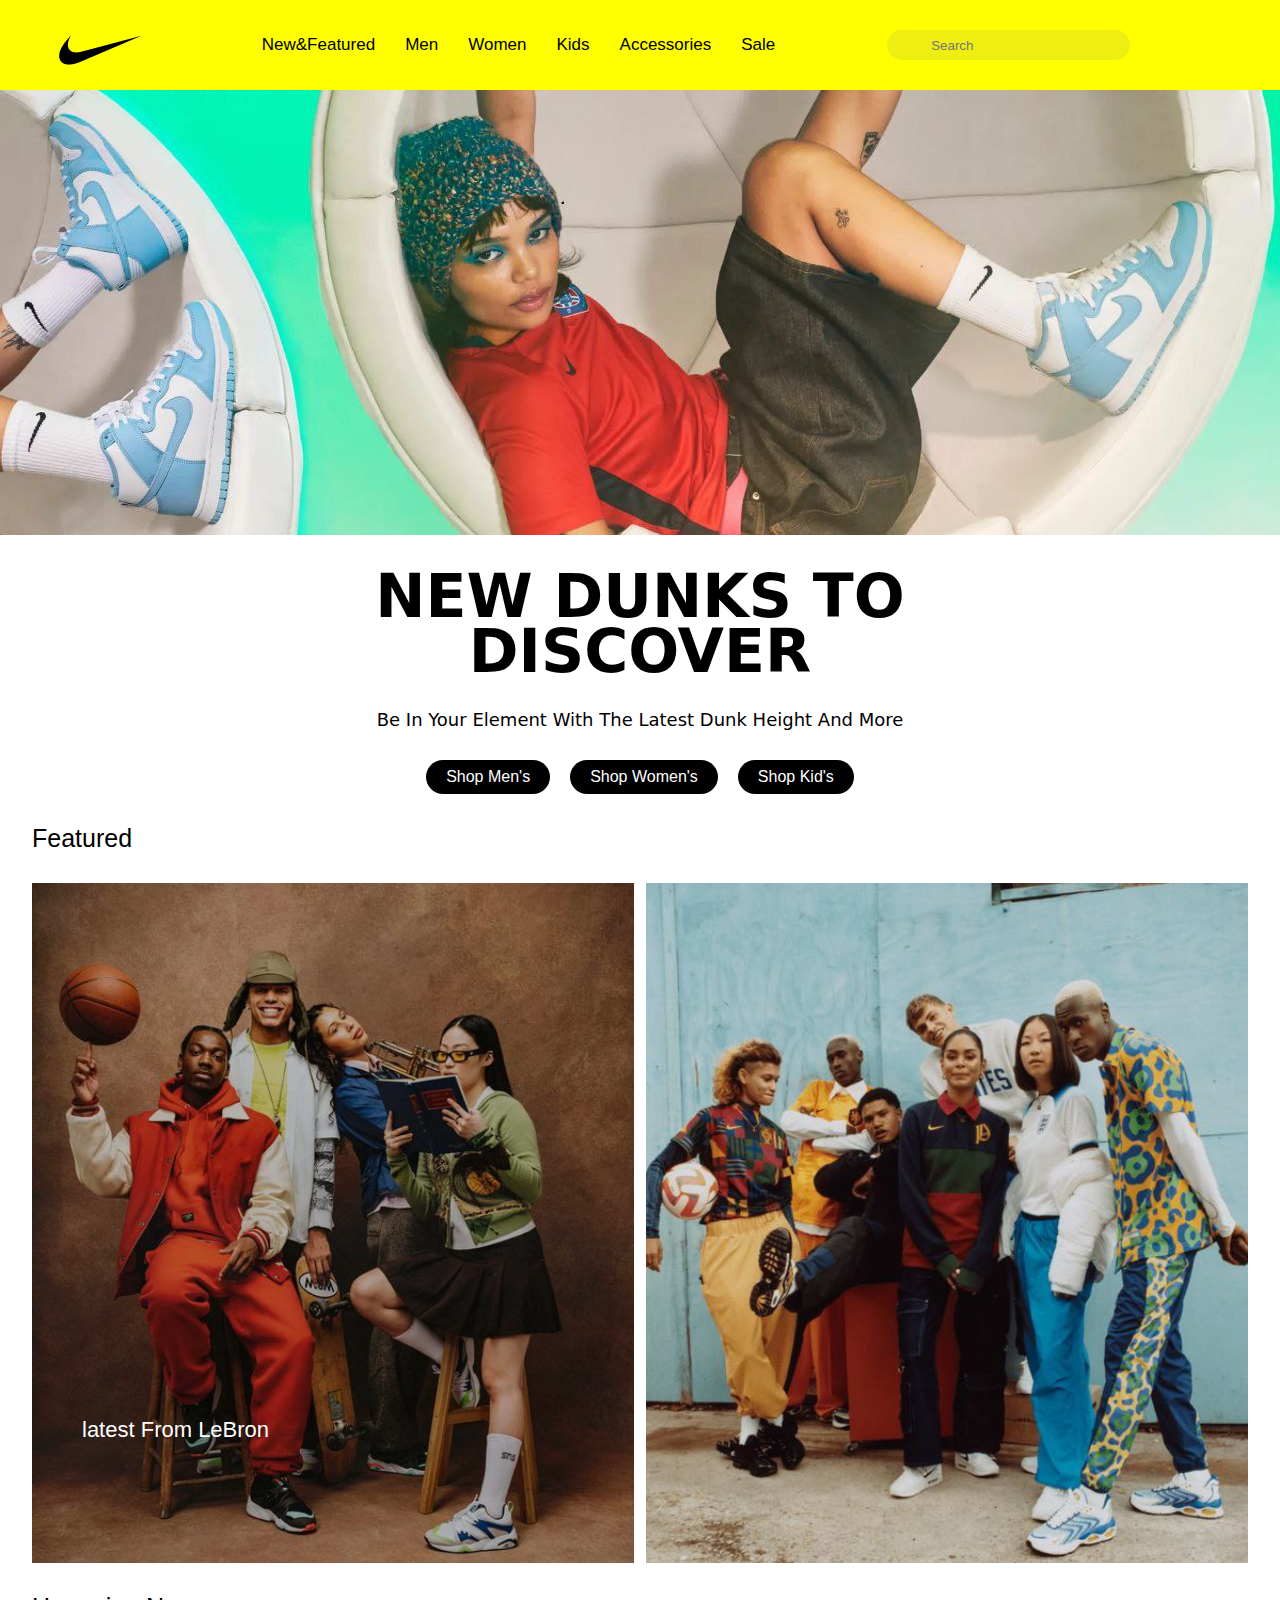
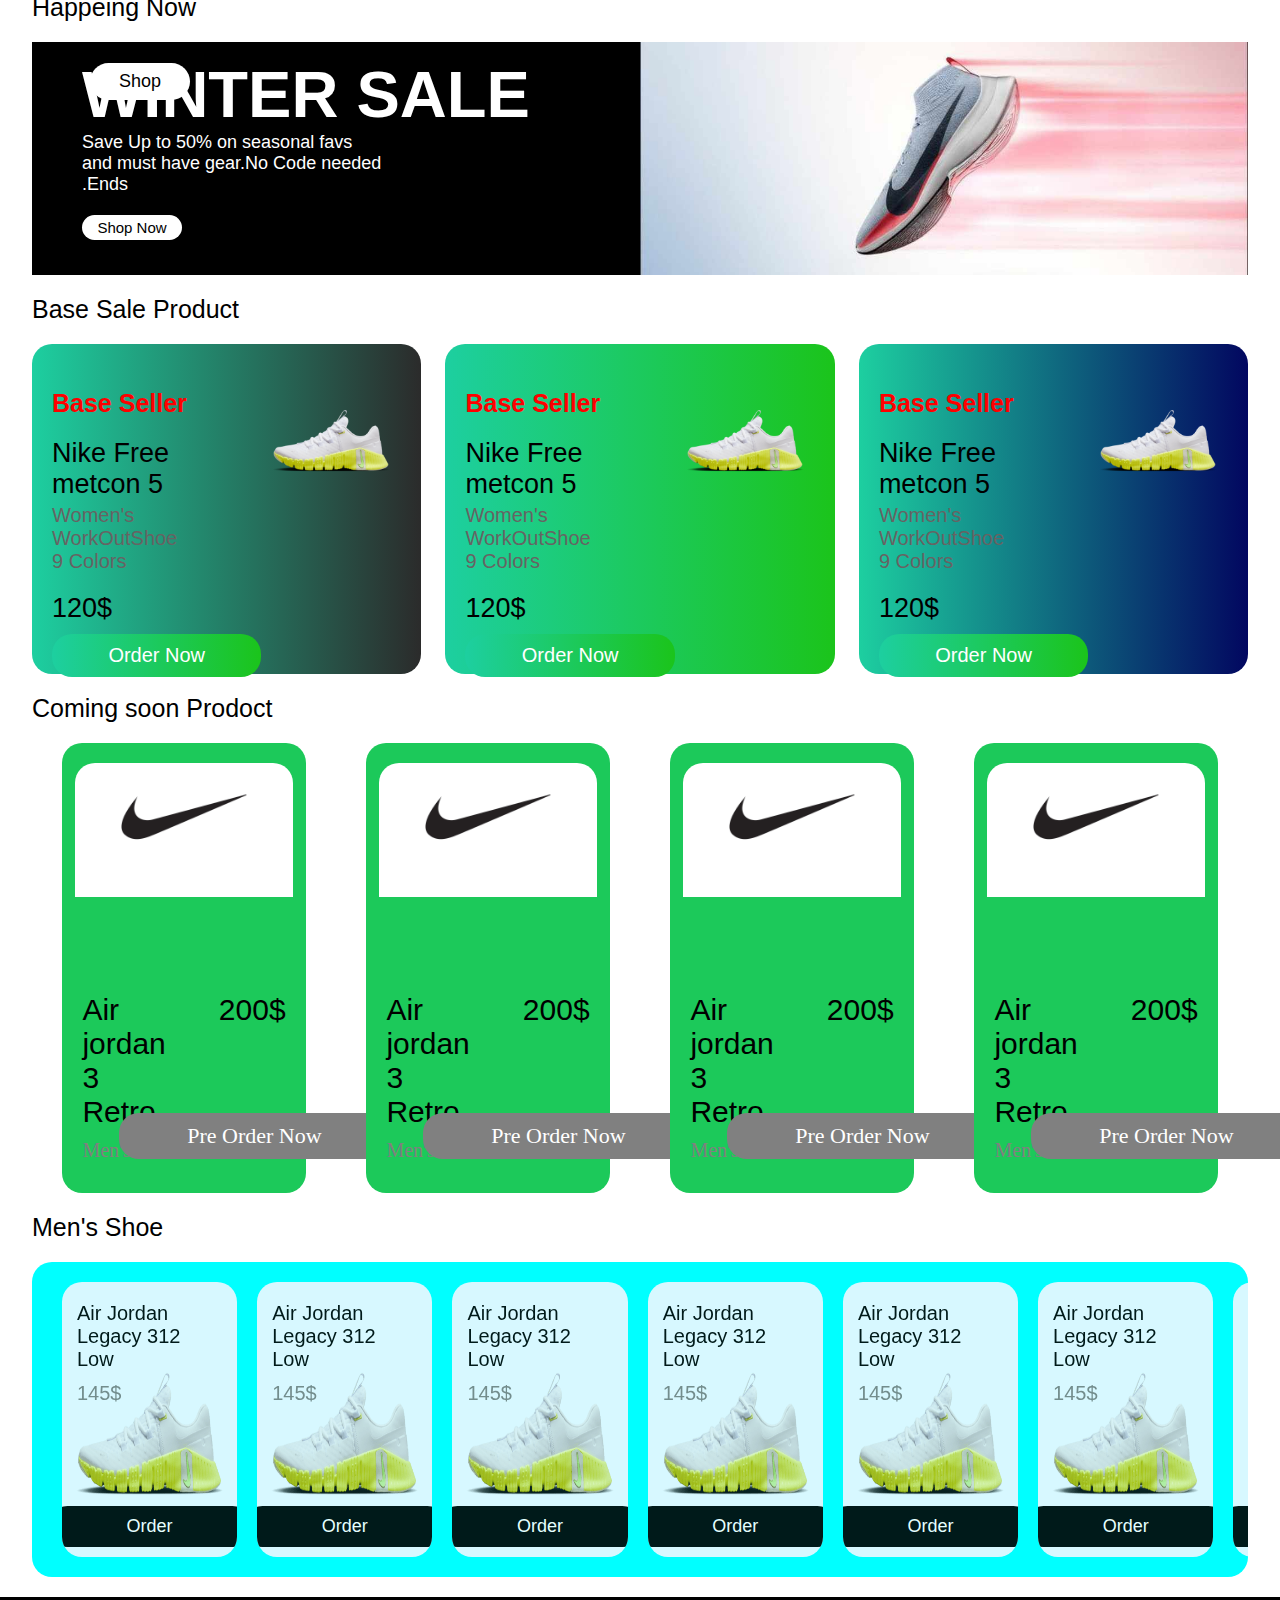
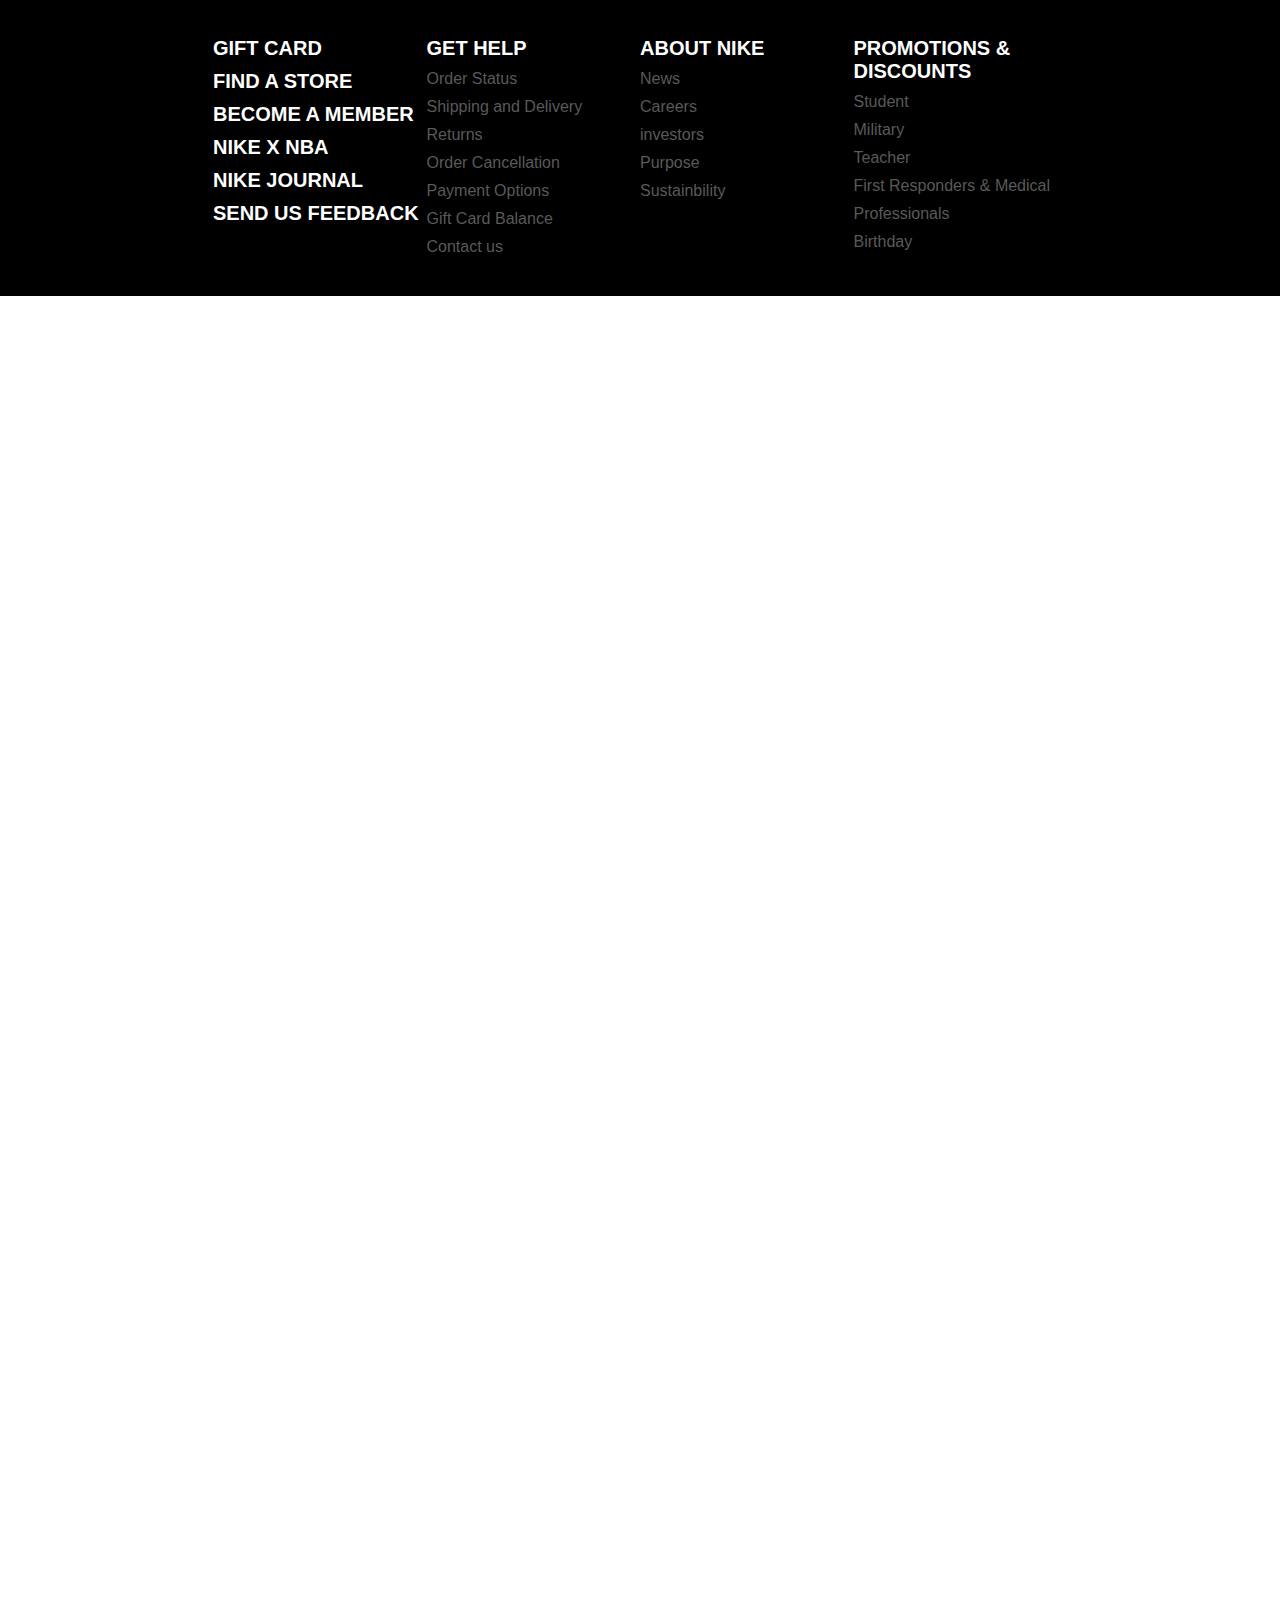
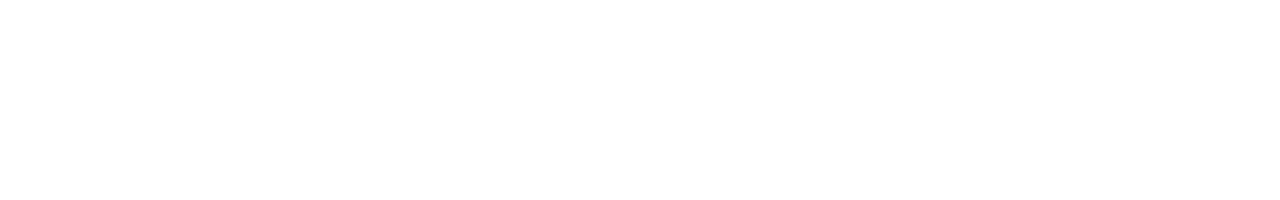
<file: index.html>
<!DOCTYPE html>
<html lang="en">
  <head>
    <meta charset="UTF-8" />
    <meta name="viewport" content="width=device-width, initial-scale=1.0" />
    <title>Nike Copy</title>
    <link rel="icon" href="img/1806029.png">
    <link rel="stylesheet" href="nike.css" />
    <link
      rel="stylesheet"
      href="https://cdnjs.cloudflare.com/ajax/libs/font-awesome/6.5.1/css/all.min.css"
      integrity="sha512-DTOQO9RWCH3ppGqcWaEA1BIZOC6xxalwEsw9c2QQeAIftl+Vegovlnee1c9QX4TctnWMn13TZye+giMm8e2LwA=="
      crossorigin="anonymous"
      referrerpolicy="no-referrer"
    />
  </head>
  <body>
    <div class="box_menu">
      <div class="logo">
        <a href="">
          <img src="img/1806029.png" alt="" />
        </a>
      </div>
      <div class="menu">
        <ul>
          <li><a href="">New&Featured</a></li>
          <li><a href="">Men</a></li>
          <li><a href="">Women</a></li>
          <li><a href="">Kids</a></li>
          <li><a href="">Accessories</a></li>
          <li><a href="">Sale</a></li>
        </ul>
      </div>
      <div class="search">
        <div class="box_search">
          <i class="fa-solid fa-magifying-glass"></i>
          <input type="text" placeholder="Search" />
        </div>
        <i class="fa-regular fa-heart"></i>
        <i class="fa-solid fa-bag-shopping"></i>
      </div>
    </div>
    <img src="img/nikeco.jpg" alt="" width="100%" />
    <a href="" class="for_sw">
      <div class="some_word">
        <h1>NEW DUNKS TO DISCOVER</h1>
        <p>Be In Your Element With The Latest Dunk Height And More</p>
      </div>
    </a>
    <div class="option">
      <div class="op">Shop Men's</div>
      <div class="op">Shop Women's</div>
      <div class="op">Shop Kid's</div>
    </div>
    <p class="title">Featured</p>
    <div class="box_featured">
      <div class="featured_1">
        <img src="img/f1.jpg" alt="" />
        <div class="cover"></div>
        <p>latest From LeBron</p>
      </div>
      <div class="shop">
        <nav>Shop</nav>
      </div>
      <div class="featured_2">
        <img src="img/f2.jpg" alt="" />
      </div>
    </div>
    <p class="title">Happeing Now</p>
    <a href="" class="for_bh">
      <div class="box_hp">
        <div class="box_info">
          <h1>WINTER SALE</h1>
          <p>
            Save Up to 50% on seasonal favs and must have gear.No Code needed
            .Ends
          </p>
          <div class="shop_now">Shop Now</div>
        </div>
        <img src="img/photo_2023-12-21_18-27-08.jpg" alt="" />
      </div>
    </a>
    <p class="title">Base Sale Product</p>
    <div class="box_basesale">
      <div class="base_sale">
        <div class="box_saleinfo">
          <p>Base Seller</p>
          <p>Nike Free metcon 5</p>
          <p>Women's WorkOutShoe</p>
          <p>9 Colors</p>
          <p>120$</p>
          <div class="order">
            <a href="">Order Now</a>
          </div>
        </div>
        <div class="box_saleimg">
          <img src="img/nikefree.png" alt="" />
        </div>
      </div>
      <div class="base_sale b_color_r">
        <div class="box_saleinfo">
          <p>Base Seller</p>
          <p>Nike Free metcon 5</p>
          <p>Women's WorkOutShoe</p>
          <p>9 Colors</p>
          <p>120$</p>
          <div class="order">
            <a href="">Order Now</a>
          </div>
        </div>
        <div class="box_saleimg">
          <img src="img/nikefree.png" alt="" />
        </div>
      </div>
      <div class="base_sale b_color_g">
        <div class="box_saleinfo">
          <p>Base Seller</p>
          <p>Nike Free metcon 5</p>
          <p>Women's WorkOutShoe</p>
          <p>9 Colors</p>
          <p>120$</p>
          <div class="order">
            <a href="">Order Now</a>
          </div>
        </div>
        <div class="box_saleimg">
          <img src="img/nikefree.png" alt="" />
        </div>
      </div>
    </div>
    <p class="title">Coming soon Prodoct</p>
    <div class="coming_soon">
      <div class="box_cs">
        <div class="cs_img">
          <img src="img/nike.jpg" alt="" />
        </div>
        <div class="title_price">
          <p>Air jordan 3 Retro</p>
          <p>200$</p>
        </div>
        <p class="tp_men">Men's Shoes</p>
        <a href=""> Pre Order Now </a>
      </div>
      <div class="box_cs">
        <div class="cs_img">
          <img src="img/nike.jpg" alt="" />
        </div>
        <div class="title_price">
          <p>Air jordan 3 Retro</p>
          <p>200$</p>
        </div>
        <p class="tp_men">Men's Shoes</p>
        <a href=""> Pre Order Now </a>
      </div>
      <div class="box_cs">
        <div class="cs_img">
          <img src="img/nike.jpg" alt="" />
        </div>
        <div class="title_price">
          <p>Air jordan 3 Retro</p>
          <p>200$</p>
        </div>
        <p class="tp_men">Men's Shoes</p>
        <a href=""> Pre Order Now </a>
      </div>
      <div class="box_cs">
        <div class="cs_img">
          <img src="img/nike.jpg" alt="" />
        </div>
        <div class="title_price">
          <p>Air jordan 3 Retro</p>
          <p>200$</p>
        </div>
        <p class="tp_men">Men's Shoes</p>
        <a href=""> Pre Order Now </a>
      </div>
    </div>
    <p class="title">Men's Shoe</p>
    <div class="box_shoe">
      <div class="shoe">
        <img src="img/nikefree.png" alt="" />
        <p>Air Jordan Legacy 312 Low</p>
        <p>145$</p>
        <a href="">Order</a>
      </div>
      <div class="shoe">
        <img src="img/nikefree.png" alt="" />
        <p>Air Jordan Legacy 312 Low</p>
        <p>145$</p>
        <a href="">Order</a>
      </div>
      <div class="shoe">
        <img src="img/nikefree.png" alt="" />
        <p>Air Jordan Legacy 312 Low</p>
        <p>145$</p>
        <a href="">Order</a>
      </div>
      <div class="shoe">
        <img src="img/nikefree.png" alt="" />
        <p>Air Jordan Legacy 312 Low</p>
        <p>145$</p>
        <a href="">Order</a>
      </div>
      <div class="shoe">
        <img src="img/nikefree.png" alt="" />
        <p>Air Jordan Legacy 312 Low</p>
        <p>145$</p>
        <a href="">Order</a>
      </div>
      <div class="shoe">
        <img src="img/nikefree.png" alt="" />
        <p>Air Jordan Legacy 312 Low</p>
        <p>145$</p>
        <a href="">Order</a>
      </div>
      <div class="shoe">
        <img src="img/nikefree.png" alt="" />
        <p>Air Jordan Legacy 312 Low</p>
        <p>145$</p>
        <a href="">Order</a>
      </div>
    </div>
    <div class="footer">
      <div class="main_ft">
        <div class="col big_letter">
          <ul>
            <li><a href="">GIFT CARD</a></li>
            <li><a href="">FIND A STORE</a></li>
            <li><a href="">BECOME A MEMBER</a></li>
            <li><a href="">NIKE X NBA</a></li>
            <li><a href="">NIKE JOURNAL</a></li>
            <li><a href="">SEND US FEEDBACK</a></li>
          </ul>
        </div>
        <div class="col ">
          <ul>
            <li class="big_letter"><a href="">GET HELP</a></li>
            <li><a href="">Order Status</a></li>
            <li><a href="">Shipping and Delivery</a></li>
            <li><a href="">Returns</a></li>
            <li><a href="">Order Cancellation</a></li>
            <li><a href="">Payment Options</a></li>
            <li><a href="">Gift Card Balance</a></li>
            <li><a href="">Contact us</a></li>
          </ul>
        </div>
        <div class="col ">
          <ul>
            <li class="big_letter"><a href="">ABOUT NIKE</a></li>
            <li><a href="">News</a></li>
            <li><a href="">Careers</a></li>
            <li><a href="">investors</a></li>
            <li><a href="">Purpose</a></li>
            <li><a href="">Sustainbility</a></li>
          </ul>
        </div>
        <div class="col ">
          <ul>
            <li class="big_letter"><a href="">PROMOTIONS & DISCOUNTS</a></li>
            <li><a href="">Student</a></li>
            <li><a href="">Military</a></li>
            <li><a href="">Teacher</a></li>
            <li><a href="">First Responders & Medical</a></li>
            <li><a href="">Professionals</a></li>
            <li><a href="">Birthday</a></li>
          </ul>
        </div>
      </div>
      <div class="main_logo"></div>
    </div>
  </body>
</html>
</file>
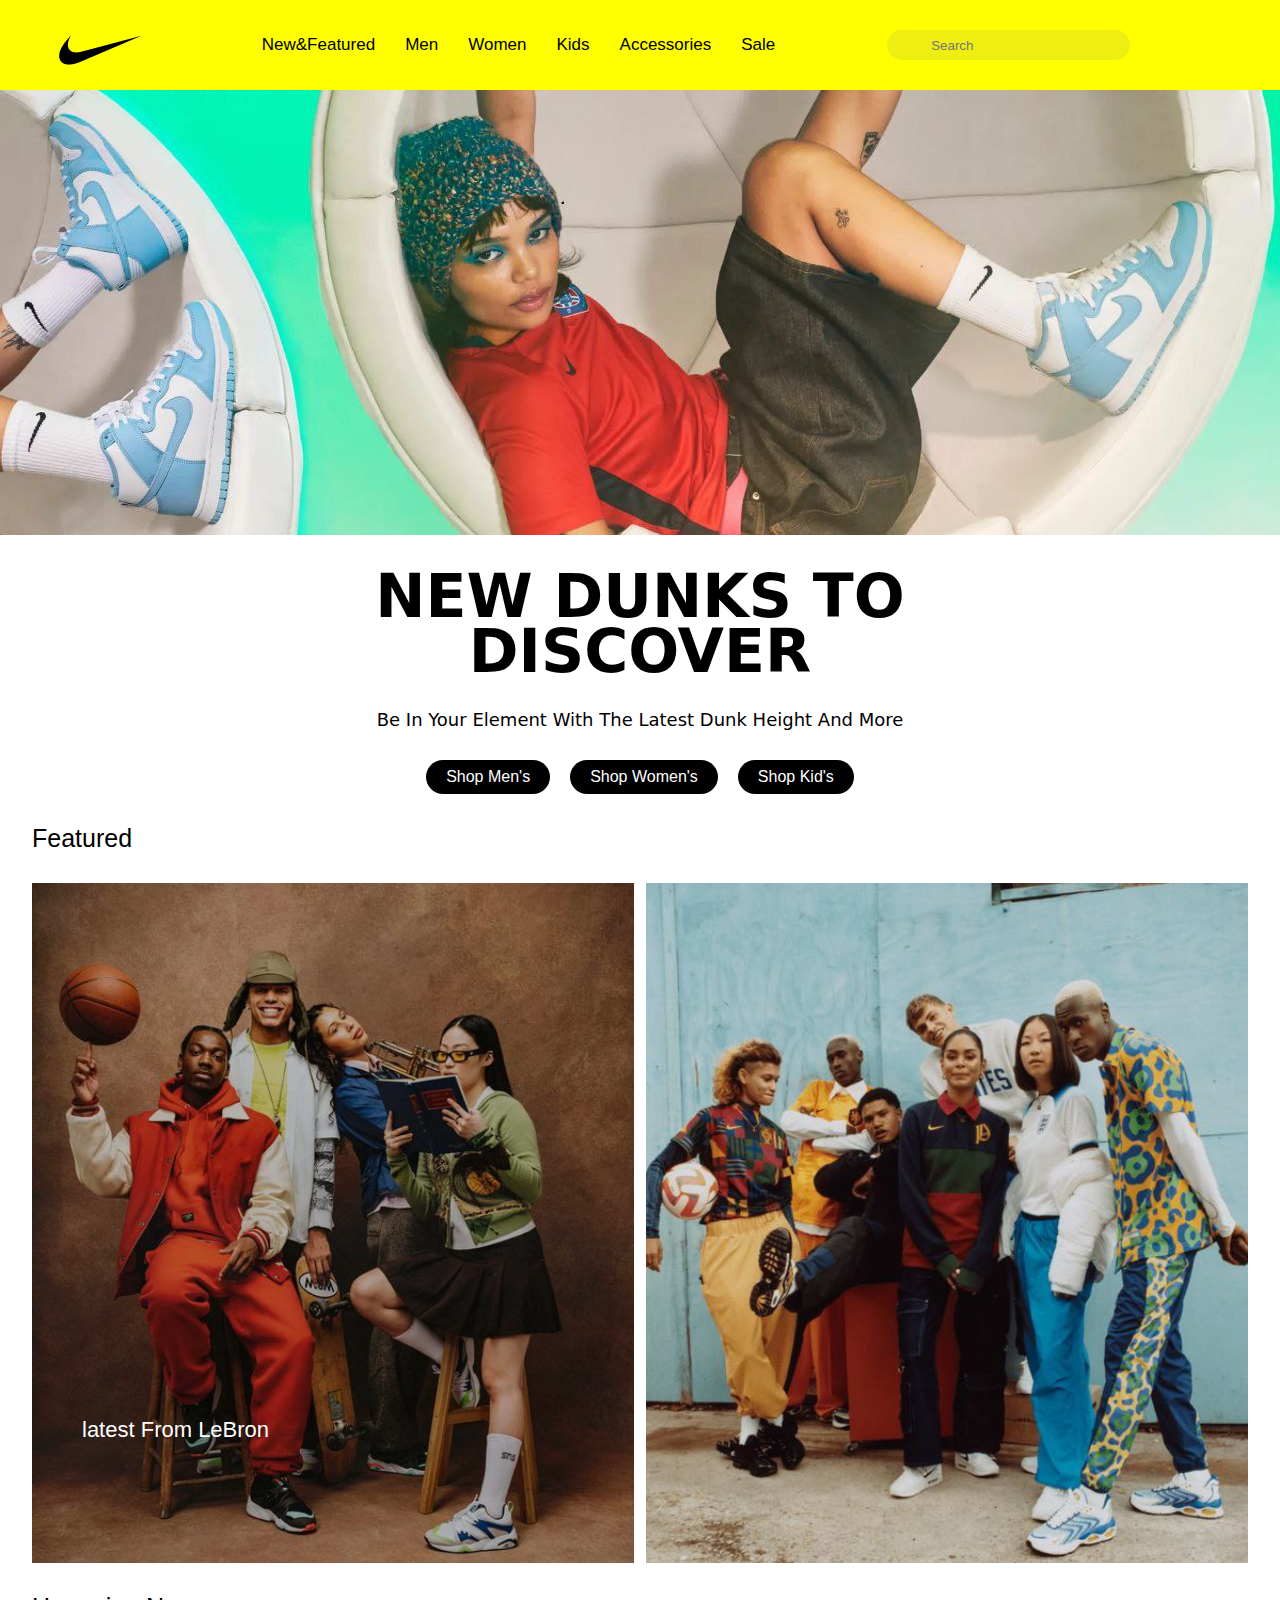
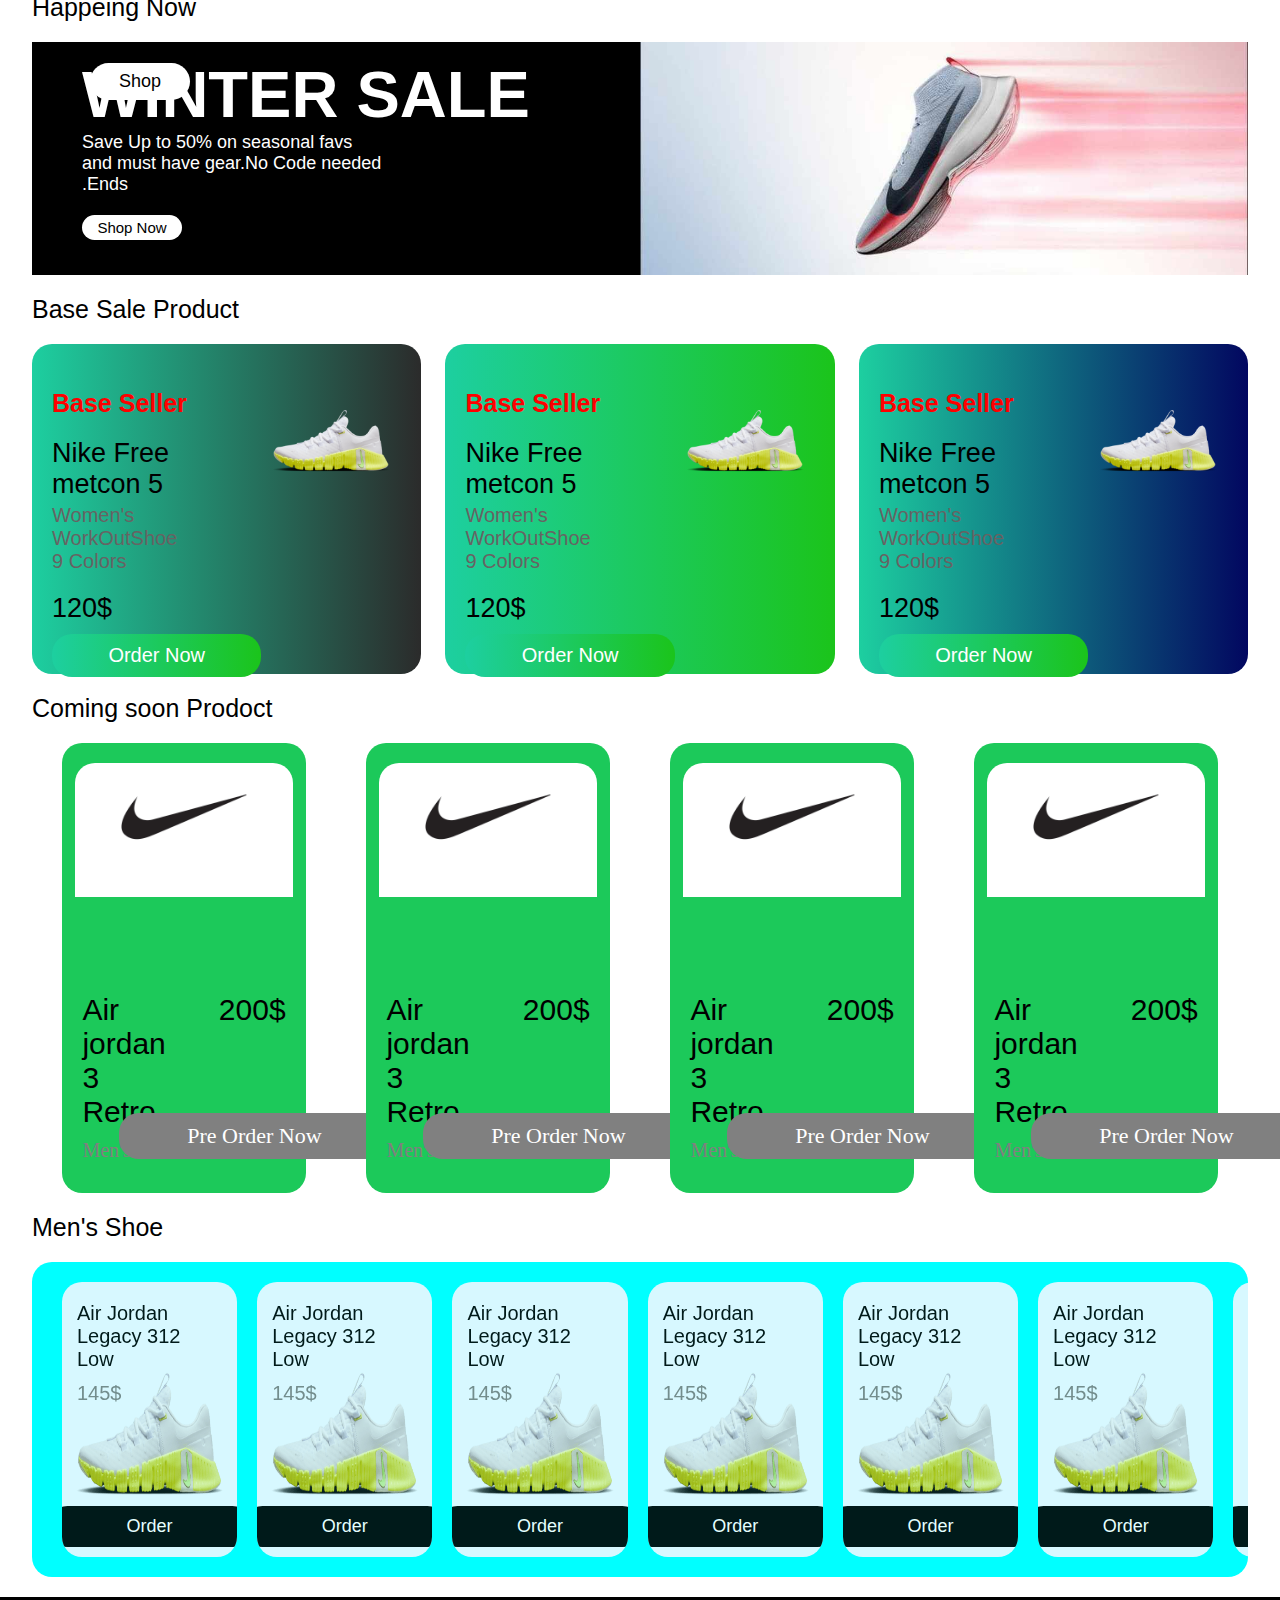
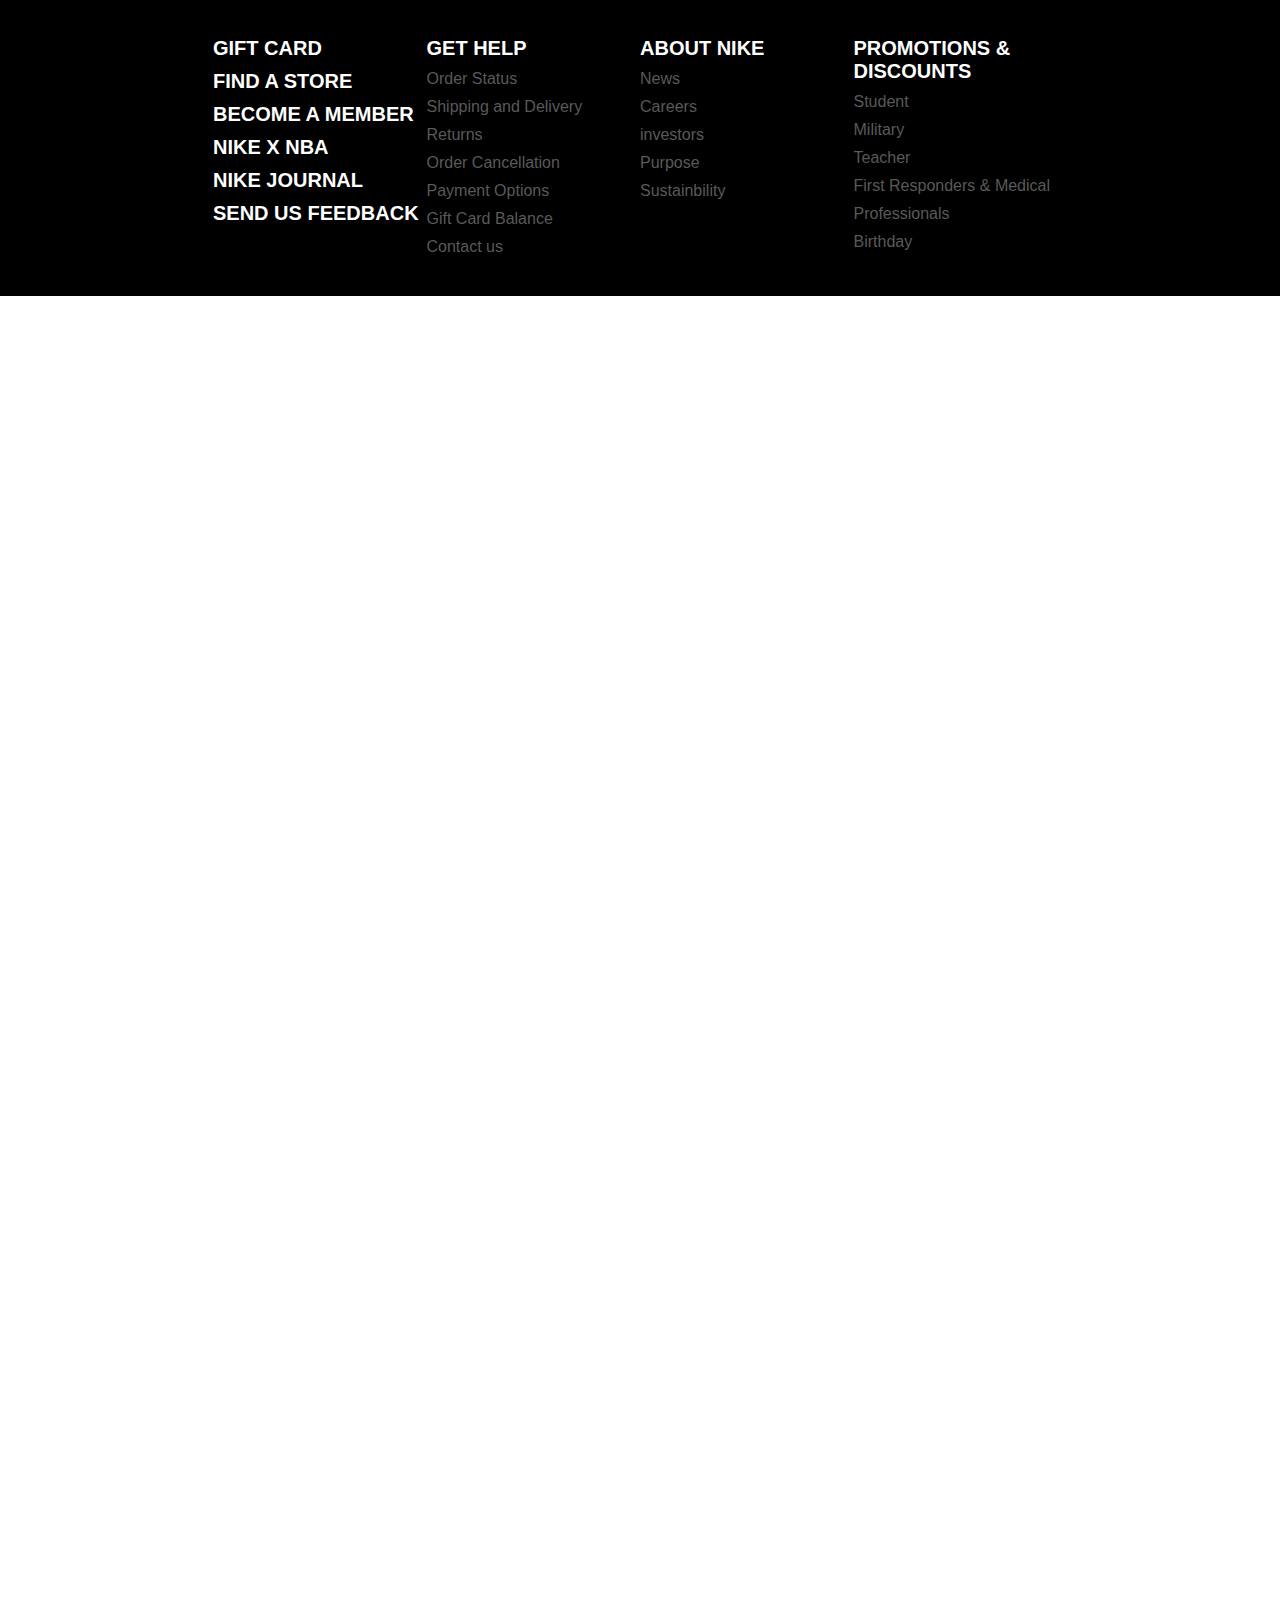
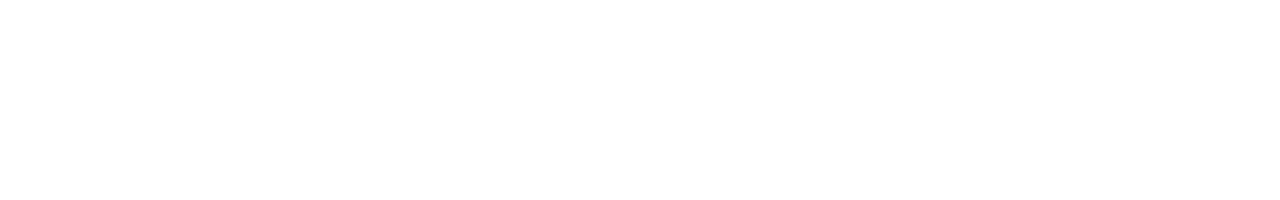
<file: 19.html>
<!DOCTYPE html>
<html lang="en">
  <head>
    <meta charset="UTF-8" />
    <meta name="viewport" content="width=device-width, initial-scale=1.0" />
    <title>Nike Copy</title>
    <link rel="icon" href="img/1806029.png">
    <link rel="stylesheet" href="/19.css" />
    <link
      rel="stylesheet"
      href="https://cdnjs.cloudflare.com/ajax/libs/font-awesome/6.5.1/css/all.min.css"
      integrity="sha512-DTOQO9RWCH3ppGqcWaEA1BIZOC6xxalwEsw9c2QQeAIftl+Vegovlnee1c9QX4TctnWMn13TZye+giMm8e2LwA=="
      crossorigin="anonymous"
      referrerpolicy="no-referrer"
    />
  </head>
  <body>
    <div class="box_menu">
      <div class="logo">
        <a href="">
          <img src="img/1806029.png" alt="" />
        </a>
      </div>
      <div class="menu">
        <ul>
          <li><a href="">New&Featured</a></li>
          <li><a href="">Men</a></li>
          <li><a href="">Women</a></li>
          <li><a href="">Kids</a></li>
          <li><a href="">Accessories</a></li>
          <li><a href="">Sale</a></li>
        </ul>
      </div>
      <div class="search">
        <div class="box_search">
          <i class="fa-solid fa-magifying-glass"></i>
          <input type="text" placeholder="Search" />
        </div>
        <i class="fa-regular fa-heart"></i>
        <i class="fa-solid fa-bag-shopping"></i>
      </div>
    </div>
    <img src="img/nikeco.jpg" alt="" width="100%" />
    <a href="" class="for_sw">
      <div class="some_word">
        <h1>NEW DUNKS TO DISCOVER</h1>
        <p>Be In Your Element With The Latest Dunk Height And More</p>
      </div>
    </a>
    <div class="option">
      <div class="op">Shop Men's</div>
      <div class="op">Shop Women's</div>
      <div class="op">Shop Kid's</div>
    </div>
    <p class="title">Featured</p>
    <div class="box_featured">
      <div class="featured_1">
        <img src="img/f1.jpg" alt="" />
        <div class="cover"></div>
        <p>latest From LeBron</p>
      </div>
      <div class="shop">
        <nav>Shop</nav>
      </div>
      <div class="featured_2">
        <img src="img/f2.jpg" alt="" />
      </div>
    </div>
    <p class="title">Happeing Now</p>
    <a href="" class="for_bh">
      <div class="box_hp">
        <div class="box_info">
          <h1>WINTER SALE</h1>
          <p>
            Save Up to 50% on seasonal favs and must have gear.No Code needed
            .Ends
          </p>
          <div class="shop_now">Shop Now</div>
        </div>
        <img src="img/photo_2023-12-21_18-27-08.jpg" alt="" />
      </div>
    </a>
    <p class="title">Base Sale Product</p>
    <div class="box_basesale">
      <div class="base_sale">
        <div class="box_saleinfo">
          <p>Base Seller</p>
          <p>Nike Free metcon 5</p>
          <p>Women's WorkOutShoe</p>
          <p>9 Colors</p>
          <p>120$</p>
          <div class="order">
            <a href="">Order Now</a>
          </div>
        </div>
        <div class="box_saleimg">
          <img src="img/nikefree.png" alt="" />
        </div>
      </div>
      <div class="base_sale b_color_r">
        <div class="box_saleinfo">
          <p>Base Seller</p>
          <p>Nike Free metcon 5</p>
          <p>Women's WorkOutShoe</p>
          <p>9 Colors</p>
          <p>120$</p>
          <div class="order">
            <a href="">Order Now</a>
          </div>
        </div>
        <div class="box_saleimg">
          <img src="img/nikefree.png" alt="" />
        </div>
      </div>
      <div class="base_sale b_color_g">
        <div class="box_saleinfo">
          <p>Base Seller</p>
          <p>Nike Free metcon 5</p>
          <p>Women's WorkOutShoe</p>
          <p>9 Colors</p>
          <p>120$</p>
          <div class="order">
            <a href="">Order Now</a>
          </div>
        </div>
        <div class="box_saleimg">
          <img src="img/nikefree.png" alt="" />
        </div>
      </div>
    </div>
    <p class="title">Coming soon Prodoct</p>
    <div class="coming_soon">
      <div class="box_cs">
        <div class="cs_img">
          <img src="img/nike.jpg" alt="" />
        </div>
        <div class="title_price">
          <p>Air jordan 3 Retro</p>
          <p>200$</p>
        </div>
        <p class="tp_men">Men's Shoes</p>
        <a href=""> Pre Order Now </a>
      </div>
      <div class="box_cs">
        <div class="cs_img">
          <img src="img/nike.jpg" alt="" />
        </div>
        <div class="title_price">
          <p>Air jordan 3 Retro</p>
          <p>200$</p>
        </div>
        <p class="tp_men">Men's Shoes</p>
        <a href=""> Pre Order Now </a>
      </div>
      <div class="box_cs">
        <div class="cs_img">
          <img src="img/nike.jpg" alt="" />
        </div>
        <div class="title_price">
          <p>Air jordan 3 Retro</p>
          <p>200$</p>
        </div>
        <p class="tp_men">Men's Shoes</p>
        <a href=""> Pre Order Now </a>
      </div>
      <div class="box_cs">
        <div class="cs_img">
          <img src="img/nike.jpg" alt="" />
        </div>
        <div class="title_price">
          <p>Air jordan 3 Retro</p>
          <p>200$</p>
        </div>
        <p class="tp_men">Men's Shoes</p>
        <a href=""> Pre Order Now </a>
      </div>
    </div>
    <p class="title">Men's Shoe</p>
    <div class="box_shoe">
      <div class="shoe">
        <img src="img/nikefree.png" alt="" />
        <p>Air Jordan Legacy 312 Low</p>
        <p>145$</p>
        <a href="">Order</a>
      </div>
      <div class="shoe">
        <img src="img/nikefree.png" alt="" />
        <p>Air Jordan Legacy 312 Low</p>
        <p>145$</p>
        <a href="">Order</a>
      </div>
      <div class="shoe">
        <img src="img/nikefree.png" alt="" />
        <p>Air Jordan Legacy 312 Low</p>
        <p>145$</p>
        <a href="">Order</a>
      </div>
      <div class="shoe">
        <img src="img/nikefree.png" alt="" />
        <p>Air Jordan Legacy 312 Low</p>
        <p>145$</p>
        <a href="">Order</a>
      </div>
      <div class="shoe">
        <img src="img/nikefree.png" alt="" />
        <p>Air Jordan Legacy 312 Low</p>
        <p>145$</p>
        <a href="">Order</a>
      </div>
      <div class="shoe">
        <img src="img/nikefree.png" alt="" />
        <p>Air Jordan Legacy 312 Low</p>
        <p>145$</p>
        <a href="">Order</a>
      </div>
      <div class="shoe">
        <img src="img/nikefree.png" alt="" />
        <p>Air Jordan Legacy 312 Low</p>
        <p>145$</p>
        <a href="">Order</a>
      </div>
    </div>
    <div class="footer">
      <div class="main_ft">
        <div class="col big_letter">
          <ul>
            <li><a href="">GIFT CARD</a></li>
            <li><a href="">FIND A STORE</a></li>
            <li><a href="">BECOME A MEMBER</a></li>
            <li><a href="">NIKE X NBA</a></li>
            <li><a href="">NIKE JOURNAL</a></li>
            <li><a href="">SEND US FEEDBACK</a></li>
          </ul>
        </div>
        <div class="col ">
          <ul>
            <li class="big_letter"><a href="">GET HELP</a></li>
            <li><a href="">Order Status</a></li>
            <li><a href="">Shipping and Delivery</a></li>
            <li><a href="">Returns</a></li>
            <li><a href="">Order Cancellation</a></li>
            <li><a href="">Payment Options</a></li>
            <li><a href="">Gift Card Balance</a></li>
            <li><a href="">Contact us</a></li>
          </ul>
        </div>
        <div class="col ">
          <ul>
            <li class="big_letter"><a href="">ABOUT NIKE</a></li>
            <li><a href="">News</a></li>
            <li><a href="">Careers</a></li>
            <li><a href="">investors</a></li>
            <li><a href="">Purpose</a></li>
            <li><a href="">Sustainbility</a></li>
          </ul>
        </div>
        <div class="col ">
          <ul>
            <li class="big_letter"><a href="">PROMOTIONS & DISCOUNTS</a></li>
            <li><a href="">Student</a></li>
            <li><a href="">Military</a></li>
            <li><a href="">Teacher</a></li>
            <li><a href="">First Responders & Medical</a></li>
            <li><a href="">Professionals</a></li>
            <li><a href="">Birthday</a></li>
          </ul>
        </div>
      </div>
      <div class="main_logo"></div>
    </div>
  </body>
</html>
</file>
<file: nike.css>
* {
  margin: 0;
  box-sizing: border-box;
  padding: 0px;
  scroll-behavior: smooth;
  scroll-padding-top: 80px;
}
body {
  height: 5000px;
}
.box_menu {
  width: 100%;
  height: 90px;
  background-color: yellow;
  display: flex;
  justify-content: space-between;
  padding: 0px 50px;
  position: sticky;
  z-index: 100;
  top: 0;
}
.logo img {
  width: 100px;
  padding: 0px;
}
.menu {
  height: 90px;
  display: flex;
  align-items: center;
}
.menu ul {
  list-style-type: none;
  display: flex;
}
.menu a {
  padding: 23px 15px;
  font-family: Verdana, Geneva, Tahoma, sans-serif;
  color: black;
  font-weight: 500;
  text-decoration: none;
  font-size: 17px;
}
.menu a:hover {
  border-bottom: 2px solid black;
}
.search {
  display: flex;
  height: 100%;
  align-items: center;
}
.search i {
  font-size: 22px;
  margin-left: 20px;
  width: 30px;
  height: 30px;
  display: flex;
  justify-content: center;
  align-items: center;
}
.search i:hover {
  background-color: rgba(128, 128, 128, 0.418);
  border-radius: 50%;
}
.box_search {
  background-color: rgba(128, 128, 128, 0.139);
  padding: 0px 8px;
  border-radius: 30px;
  display: flex;
  align-items: center;
  transition: all 0.5s;
}
.box_search input {
  width: 100%;
  background: none;
  border: none;
  outline: none;
  padding: 0px 10px;
}
.box_search i {
  color: rgba(0, 0, 0, 0.695);
  font-size: 15px;
  margin: 0;
}
.box_search:hover {
  background-color: rgba(128, 128, 128, 0.379);
}
.for_sw {
  text-decoration: none;
}
.some_word {
  display: flex;
  flex-direction: column;
  align-items: center;
  color: black;
}
.some_word h1 {
  font-family: system-ui, -apple-system, BlinkMacSystemFont, "Segoe UI", Roboto,
    Oxygen, Ubuntu, Cantarell, "Open Sans", "Helvetica Neue", sans-serif;
  font-weight: 900;
  font-size: 60px;
  width: 600px;
  line-height: 55px;
  margin: 30px 0px;
  text-align: center;
}
.some_word p {
  font-family: system-ui, -apple-system, BlinkMacSystemFont, "Segoe UI", Roboto,
    Oxygen, Ubuntu, Cantarell, "Open Sans", "Helvetica Neue", sans-serif;
  font-size: 18px;
}
.option {
  width: 100%;
  display: flex;
  justify-content: center;
}
.op {
  font-family: "Gill Sans", "Gill Sans MT", Calibri, "Trebuchet MS", sans-serif;
  color: white;
  background-color: black;
  margin: 30px 10px;
  padding: 8px 20px;
  border-radius: 20px;
  cursor: pointer;
}
.op:hover {
  background-color: rgba(0, 0, 0, 0.543);
}
.title {
  width: 95%;
  margin: 0px auto;
  font-family: Verdana, Geneva, Tahoma, sans-serif;
  font-size: 25px;
}
.box_featured {
  width: 95%;
  margin: 30px auto;
  display: flex;
  justify-content: space-between;
}
.featured_1,
.featured_2 {
  width: 49.5%;
  height: 680px;
  background-color: aqua;
  position: relative;
}
.featured_1 img {
  width: 100%;
  height: 100%;
  object-fit: cover;
}
.cover {
  width: 100%;
  height: 100%;
  background-color: rgba(0, 0, 0, 0.21);
  position: absolute;
  top: 0px;
}
.featured_1 p {
  font-family: Verdana, Geneva, Tahoma, sans-serif;
  font-size: 22px;
  color: white;
  position: absolute;
  bottom: 120px;
  left: 50px;
}
.shop nav {
  font-family: Verdana, Geneva, Tahoma, sans-serif;
  font-size: 18px;
  color: black;
  padding: 8px 16px;
  border-radius: 20px;
  background-color: rgba(255, 255, 255);
  width: 100px;
  text-align: center;
  position: absolute;
  bottom: -800px;
  left: 90px;
  cursor: pointer;
}
.shop nav:hover {
  background-color: rgba(178, 178, 178);
}
.featured_2 img {
  width: 100%;
  height: 100%;
  object-fit: cover;
}

.box_hp {
  width: 95%;
  margin: 20px auto;
  display: flex;
}
.box_info {
  width: 50%;
  background-color: black;
  display: flex;
  flex-direction: column;
  justify-content: center;
  padding: 0px 50px;
}
.box_info h1 {
  color: white;
  font-family: "Segoe UI", Tahoma, Geneva, Verdana, sans-serif;
  font-size: 65px;
}
.box_info p {
  color: white;
  font-family: "Segoe UI", Tahoma, Geneva, Verdana, sans-serif;
  font-size: 18px;
  width: 60%;
}
.box_hp img {
  width: 50%;
}
.shop_now {
  color: black;
  background-color: white;
  width: 100px;
  font-family: Verdana, Geneva, Tahoma, sans-serif;
  display: flex;
  justify-content: center;
  padding: 4px;
  font-size: 15px;
  border-radius: 20px;
  margin: 20px 0px;
}
.shop_now:hover {
  background-color: rgb(186, 185, 185);
}
.for_bh {
  text-decoration: none;
}
.box_basesale {
  width: 95%;
  margin: 20px auto;
  height: 330px;
  display: flex;
  justify-content: space-between;
}
.base_sale {
  width: 32%;
  height: 100%;
  background-color: antiquewhite;
  border-radius: 20px;
  display: flex;
  padding: 20px;
  background-image: linear-gradient(
    to right,
    rgb(29, 207, 160),
    rgb(43, 43, 43)
  );
}
.box_saleinfo {
  width: 60%;
  height: 100%;
  padding: 10px 0px;
}
.box_saleimg {
  width: 40%;
  height: 100%;
  border-radius: 30px;
}
.box_saleimg img {
  width: 100%;
}
.box_saleinfo p:nth-child(1) {
  font-family: "Gill Sans", "Gill Sans MT", Calibri, "Trebuchet MS", sans-serif;
  font-size: 25px;
  color: red;
  margin-top: 15px;
  font-weight: bold;
}
.box_saleinfo p:nth-child(2) {
  font-size: 27px;
  font-family: Verdana, Geneva, Tahoma, sans-serif;
  margin-top: 20px;
}
.box_saleinfo p:nth-child(3) {
  font-family: Verdana, Geneva, Tahoma, sans-serif;
  font-size: 20px;
  margin-top: 4px;
  color: rgb(103, 99, 99);
}
.box_saleinfo p:nth-child(4) {
  font-family: Verdana, Geneva, Tahoma, sans-serif;
  font-size: 20px;
  color: rgb(103, 99, 99);
}
.box_saleinfo p:nth-child(5) {
  font-family: Verdana, Geneva, Tahoma, sans-serif;
  font-size: 27px;
  margin-top: 20px;
}
.order {
  display: flex;
  justify-content: center;
  width: 100%;
  border-radius: 20px;
  background-color: blueviolet;
  text-align: center;
  margin-top: 10px;
  background-image: linear-gradient(
    to right,
    rgb(29, 207, 160),
    rgb(27, 196, 27)
  );
}
.order a {
  color: white;
  padding: 10px;
  text-decoration: none;
  font-size: 20px;
  font-family: "Gill Sans", "Gill Sans MT", Calibri, "Trebuchet MS", sans-serif;
}
.b_color_r {
  background-image: linear-gradient(
    to right,
    rgb(29, 207, 160),
    rgb(27, 196, 27)
  );
}
.b_color_g {
  background-image: linear-gradient(to right, rgb(29, 207, 160), rgb(2, 7, 96));
}
.coming_soon {
  width: 95%;
  margin: 20px auto;
  display: flex;
  justify-content: space-around;
}
.box_cs {
  width: 20%;
  height: 450px;
  background-color: rgb(28, 201, 90);
  border-radius: 20px;
  position: relative;
}
.cs_img {
  width: 90%;
  height: 200px;
  margin: 20px auto;
  overflow: hidden;
  border-radius: 20px;
}
.cs_img img {
  width: 100%;
  object-position: 0px -30px;
}
.title_price {
  font-family: "Gill Sans", "Gill Sans MT", Calibri, "Trebuchet MS", sans-serif;
  display: flex;
  justify-content: space-between;
}
.title_price p {
  font-size: 30px;
  padding: 10px 20px;
}
.tp_men {
  font-size: 20px;
  margin: 0px 20px;
  color: gray;
}
.box_cs a {
  text-decoration: none;
  color: white;
  width: 270px;
  background-color: gray;
  position: absolute;
  text-align: center;
  left: 57px;
  top: 370px;
  font-size: 22px;
  padding: 10px;
  border-radius: 20px;
}
.box_shoe {
  position: relative;
  width: 95%;
  display: flex;
  border-radius: 20px;
  background-color: aqua;
  margin: 20px auto;
  overflow: auto;
  padding: 20px;
}
.shoe {
  min-width: 14.9%;
  height: 275px;
  background-color: aliceblue;
  max-width: 14.9%;
  margin: 0px 10px;
  border-radius: 20px;
  overflow: hidden;
  position: relative;
  opacity: 0.9;
  transition: all 0.5s;
}
.shoe img {
  width: 100%;
  height: 100%;
}
.shoe p {
  position: absolute;
  font-family: Verdana, Geneva, Tahoma, sans-serif;
  width: 70%;
  font-size: 20px;
}
.shoe p:nth-child(2) {
  top: 20px;
  left: 15px;
  color: black;
}
.shoe p:nth-child(3) {
  top: 100px;
  left: 15px;
  color: gray;
}
.shoe a {
  position: absolute;
  bottom: 10px;
  left: 50%;
  transform: translate(-50%);
  background-color: black;
  color: white;
  padding: 10px 80px;
  border-radius: 30px;
  font-size: 18px;
  font-family: "Segoe UI", Tahoma, Geneva, Verdana, sans-serif;
  text-decoration: none;
}
.shoe:hover {
  opacity: 1;
  transform: scale(1.05);
}
.footer {
  width: 100%;
  background-color: black;
  padding: 30px;
}
.main_ft {
  width: 70%;
  height: 100%;
  display: flex;
  margin: 0px auto;
}
.main_logo {
  width: 30%;
  height: 100%;
  background-color: aqua;
}
.col{
  width: 25%;
}
.col ul{
  list-style: none;
}
.col li{
  margin: 10px 0px;
}
.col a{
  font-family: 'Segoe UI', Tahoma, Geneva, Verdana, sans-serif;
  color: rgb(90, 89, 89);
  text-decoration: none;
}
.big_letter a{
  color: white;
  font-size: 20px;
  font-weight: bold;
}
</file>
<file: 19.css>
* {
  margin: 0;
  box-sizing: border-box;
  padding: 0px;
  scroll-behavior: smooth;
  scroll-padding-top: 80px;
}
body {
  height: 5000px;
}
.box_menu {
  width: 100%;
  height: 90px;
  background-color: yellow;
  display: flex;
  justify-content: space-between;
  padding: 0px 50px;
  position: sticky;
  z-index: 100;
  top: 0;
}
.logo img {
  width: 100px;
  padding: 0px;
}
.menu {
  height: 90px;
  display: flex;
  align-items: center;
}
.menu ul {
  list-style-type: none;
  display: flex;
}
.menu a {
  padding: 23px 15px;
  font-family: Verdana, Geneva, Tahoma, sans-serif;
  color: black;
  font-weight: 500;
  text-decoration: none;
  font-size: 17px;
}
.menu a:hover {
  border-bottom: 2px solid black;
}
.search {
  display: flex;
  height: 100%;
  align-items: center;
}
.search i {
  font-size: 22px;
  margin-left: 20px;
  width: 30px;
  height: 30px;
  display: flex;
  justify-content: center;
  align-items: center;
}
.search i:hover {
  background-color: rgba(128, 128, 128, 0.418);
  border-radius: 50%;
}
.box_search {
  background-color: rgba(128, 128, 128, 0.139);
  padding: 0px 8px;
  border-radius: 30px;
  display: flex;
  align-items: center;
  transition: all 0.5s;
}
.box_search input {
  width: 100%;
  background: none;
  border: none;
  outline: none;
  padding: 0px 10px;
}
.box_search i {
  color: rgba(0, 0, 0, 0.695);
  font-size: 15px;
  margin: 0;
}
.box_search:hover {
  background-color: rgba(128, 128, 128, 0.379);
}
.for_sw {
  text-decoration: none;
}
.some_word {
  display: flex;
  flex-direction: column;
  align-items: center;
  color: black;
}
.some_word h1 {
  font-family: system-ui, -apple-system, BlinkMacSystemFont, "Segoe UI", Roboto,
    Oxygen, Ubuntu, Cantarell, "Open Sans", "Helvetica Neue", sans-serif;
  font-weight: 900;
  font-size: 60px;
  width: 600px;
  line-height: 55px;
  margin: 30px 0px;
  text-align: center;
}
.some_word p {
  font-family: system-ui, -apple-system, BlinkMacSystemFont, "Segoe UI", Roboto,
    Oxygen, Ubuntu, Cantarell, "Open Sans", "Helvetica Neue", sans-serif;
  font-size: 18px;
}
.option {
  width: 100%;
  display: flex;
  justify-content: center;
}
.op {
  font-family: "Gill Sans", "Gill Sans MT", Calibri, "Trebuchet MS", sans-serif;
  color: white;
  background-color: black;
  margin: 30px 10px;
  padding: 8px 20px;
  border-radius: 20px;
  cursor: pointer;
}
.op:hover {
  background-color: rgba(0, 0, 0, 0.543);
}
.title {
  width: 95%;
  margin: 0px auto;
  font-family: Verdana, Geneva, Tahoma, sans-serif;
  font-size: 25px;
}
.box_featured {
  width: 95%;
  margin: 30px auto;
  display: flex;
  justify-content: space-between;
}
.featured_1,
.featured_2 {
  width: 49.5%;
  height: 680px;
  background-color: aqua;
  position: relative;
}
.featured_1 img {
  width: 100%;
  height: 100%;
  object-fit: cover;
}
.cover {
  width: 100%;
  height: 100%;
  background-color: rgba(0, 0, 0, 0.21);
  position: absolute;
  top: 0px;
}
.featured_1 p {
  font-family: Verdana, Geneva, Tahoma, sans-serif;
  font-size: 22px;
  color: white;
  position: absolute;
  bottom: 120px;
  left: 50px;
}
.shop nav {
  font-family: Verdana, Geneva, Tahoma, sans-serif;
  font-size: 18px;
  color: black;
  padding: 8px 16px;
  border-radius: 20px;
  background-color: rgba(255, 255, 255);
  width: 100px;
  text-align: center;
  position: absolute;
  bottom: -800px;
  left: 90px;
  cursor: pointer;
}
.shop nav:hover {
  background-color: rgba(178, 178, 178);
}
.featured_2 img {
  width: 100%;
  height: 100%;
  object-fit: cover;
}

.box_hp {
  width: 95%;
  margin: 20px auto;
  display: flex;
}
.box_info {
  width: 50%;
  background-color: black;
  display: flex;
  flex-direction: column;
  justify-content: center;
  padding: 0px 50px;
}
.box_info h1 {
  color: white;
  font-family: "Segoe UI", Tahoma, Geneva, Verdana, sans-serif;
  font-size: 65px;
}
.box_info p {
  color: white;
  font-family: "Segoe UI", Tahoma, Geneva, Verdana, sans-serif;
  font-size: 18px;
  width: 60%;
}
.box_hp img {
  width: 50%;
}
.shop_now {
  color: black;
  background-color: white;
  width: 100px;
  font-family: Verdana, Geneva, Tahoma, sans-serif;
  display: flex;
  justify-content: center;
  padding: 4px;
  font-size: 15px;
  border-radius: 20px;
  margin: 20px 0px;
}
.shop_now:hover {
  background-color: rgb(186, 185, 185);
}
.for_bh {
  text-decoration: none;
}
.box_basesale {
  width: 95%;
  margin: 20px auto;
  height: 330px;
  display: flex;
  justify-content: space-between;
}
.base_sale {
  width: 32%;
  height: 100%;
  background-color: antiquewhite;
  border-radius: 20px;
  display: flex;
  padding: 20px;
  background-image: linear-gradient(
    to right,
    rgb(29, 207, 160),
    rgb(43, 43, 43)
  );
}
.box_saleinfo {
  width: 60%;
  height: 100%;
  padding: 10px 0px;
}
.box_saleimg {
  width: 40%;
  height: 100%;
  border-radius: 30px;
}
.box_saleimg img {
  width: 100%;
}
.box_saleinfo p:nth-child(1) {
  font-family: "Gill Sans", "Gill Sans MT", Calibri, "Trebuchet MS", sans-serif;
  font-size: 25px;
  color: red;
  margin-top: 15px;
  font-weight: bold;
}
.box_saleinfo p:nth-child(2) {
  font-size: 27px;
  font-family: Verdana, Geneva, Tahoma, sans-serif;
  margin-top: 20px;
}
.box_saleinfo p:nth-child(3) {
  font-family: Verdana, Geneva, Tahoma, sans-serif;
  font-size: 20px;
  margin-top: 4px;
  color: rgb(103, 99, 99);
}
.box_saleinfo p:nth-child(4) {
  font-family: Verdana, Geneva, Tahoma, sans-serif;
  font-size: 20px;
  color: rgb(103, 99, 99);
}
.box_saleinfo p:nth-child(5) {
  font-family: Verdana, Geneva, Tahoma, sans-serif;
  font-size: 27px;
  margin-top: 20px;
}
.order {
  display: flex;
  justify-content: center;
  width: 100%;
  border-radius: 20px;
  background-color: blueviolet;
  text-align: center;
  margin-top: 10px;
  background-image: linear-gradient(
    to right,
    rgb(29, 207, 160),
    rgb(27, 196, 27)
  );
}
.order a {
  color: white;
  padding: 10px;
  text-decoration: none;
  font-size: 20px;
  font-family: "Gill Sans", "Gill Sans MT", Calibri, "Trebuchet MS", sans-serif;
}
.b_color_r {
  background-image: linear-gradient(
    to right,
    rgb(29, 207, 160),
    rgb(27, 196, 27)
  );
}
.b_color_g {
  background-image: linear-gradient(to right, rgb(29, 207, 160), rgb(2, 7, 96));
}
.coming_soon {
  width: 95%;
  margin: 20px auto;
  display: flex;
  justify-content: space-around;
}
.box_cs {
  width: 20%;
  height: 450px;
  background-color: rgb(28, 201, 90);
  border-radius: 20px;
  position: relative;
}
.cs_img {
  width: 90%;
  height: 200px;
  margin: 20px auto;
  overflow: hidden;
  border-radius: 20px;
}
.cs_img img {
  width: 100%;
  object-position: 0px -30px;
}
.title_price {
  font-family: "Gill Sans", "Gill Sans MT", Calibri, "Trebuchet MS", sans-serif;
  display: flex;
  justify-content: space-between;
}
.title_price p {
  font-size: 30px;
  padding: 10px 20px;
}
.tp_men {
  font-size: 20px;
  margin: 0px 20px;
  color: gray;
}
.box_cs a {
  text-decoration: none;
  color: white;
  width: 270px;
  background-color: gray;
  position: absolute;
  text-align: center;
  left: 57px;
  top: 370px;
  font-size: 22px;
  padding: 10px;
  border-radius: 20px;
}
.box_shoe {
  position: relative;
  width: 95%;
  display: flex;
  border-radius: 20px;
  background-color: aqua;
  margin: 20px auto;
  overflow: auto;
  padding: 20px;
}
.shoe {
  min-width: 14.9%;
  height: 275px;
  background-color: aliceblue;
  max-width: 14.9%;
  margin: 0px 10px;
  border-radius: 20px;
  overflow: hidden;
  position: relative;
  opacity: 0.9;
  transition: all 0.5s;
}
.shoe img {
  width: 100%;
  height: 100%;
}
.shoe p {
  position: absolute;
  font-family: Verdana, Geneva, Tahoma, sans-serif;
  width: 70%;
  font-size: 20px;
}
.shoe p:nth-child(2) {
  top: 20px;
  left: 15px;
  color: black;
}
.shoe p:nth-child(3) {
  top: 100px;
  left: 15px;
  color: gray;
}
.shoe a {
  position: absolute;
  bottom: 10px;
  left: 50%;
  transform: translate(-50%);
  background-color: black;
  color: white;
  padding: 10px 80px;
  border-radius: 30px;
  font-size: 18px;
  font-family: "Segoe UI", Tahoma, Geneva, Verdana, sans-serif;
  text-decoration: none;
}
.shoe:hover {
  opacity: 1;
  transform: scale(1.05);
}
.footer {
  width: 100%;
  background-color: black;
  padding: 30px;
}
.main_ft {
  width: 70%;
  height: 100%;
  display: flex;
  margin: 0px auto;
}
.main_logo {
  width: 30%;
  height: 100%;
  background-color: aqua;
}
.col{
  width: 25%;
}
.col ul{
  list-style: none;
}
.col li{
  margin: 10px 0px;
}
.col a{
  font-family: 'Segoe UI', Tahoma, Geneva, Verdana, sans-serif;
  color: rgb(90, 89, 89);
  text-decoration: none;
}
.big_letter a{
  color: white;
  font-size: 20px;
  font-weight: bold;
}
</file>
